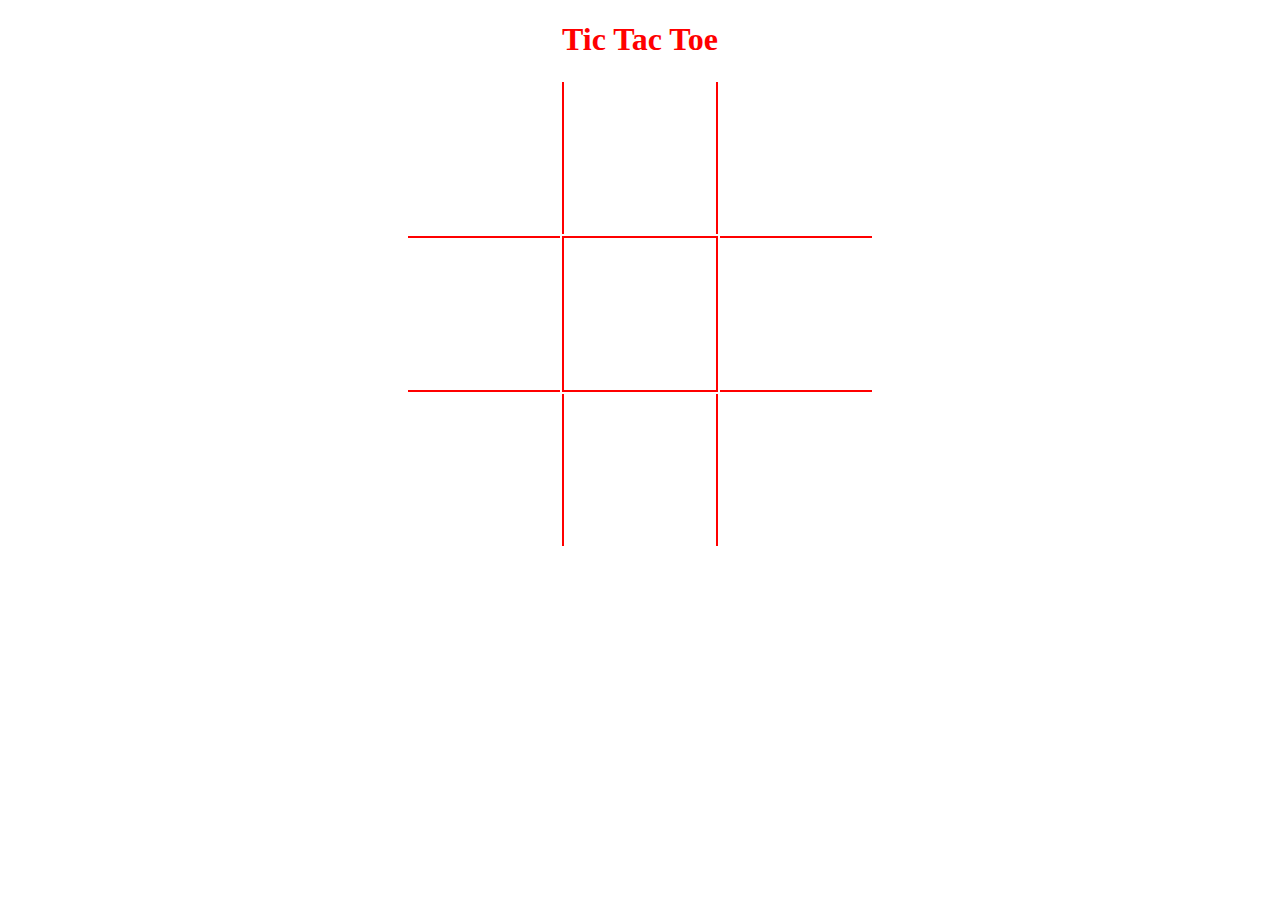
<file: Assignment2/index.html>
<!DOCTYPE html>
<html>
<head>
	<link rel="stylesheet" type="text/css" href="css/style.css">
	<title>Assignment2</title>
</head>
<body>
	<h1 class="textstyle">Tic Tac Toe</h1>
	<table>
		<tr>
			<td></td>
			<td class="vertical"></td>
			<td></td>
		</tr>
		<tr>
			<td class="horizontal"></td>
			<td class="horizontal vertical"></td>
			<td class="horizontal"></td>
		</tr>
		<tr>
			<td></td>
			<td class="vertical"></td>
			<td></td>
		</tr>		
	</table>
</body>
</html>
</file>
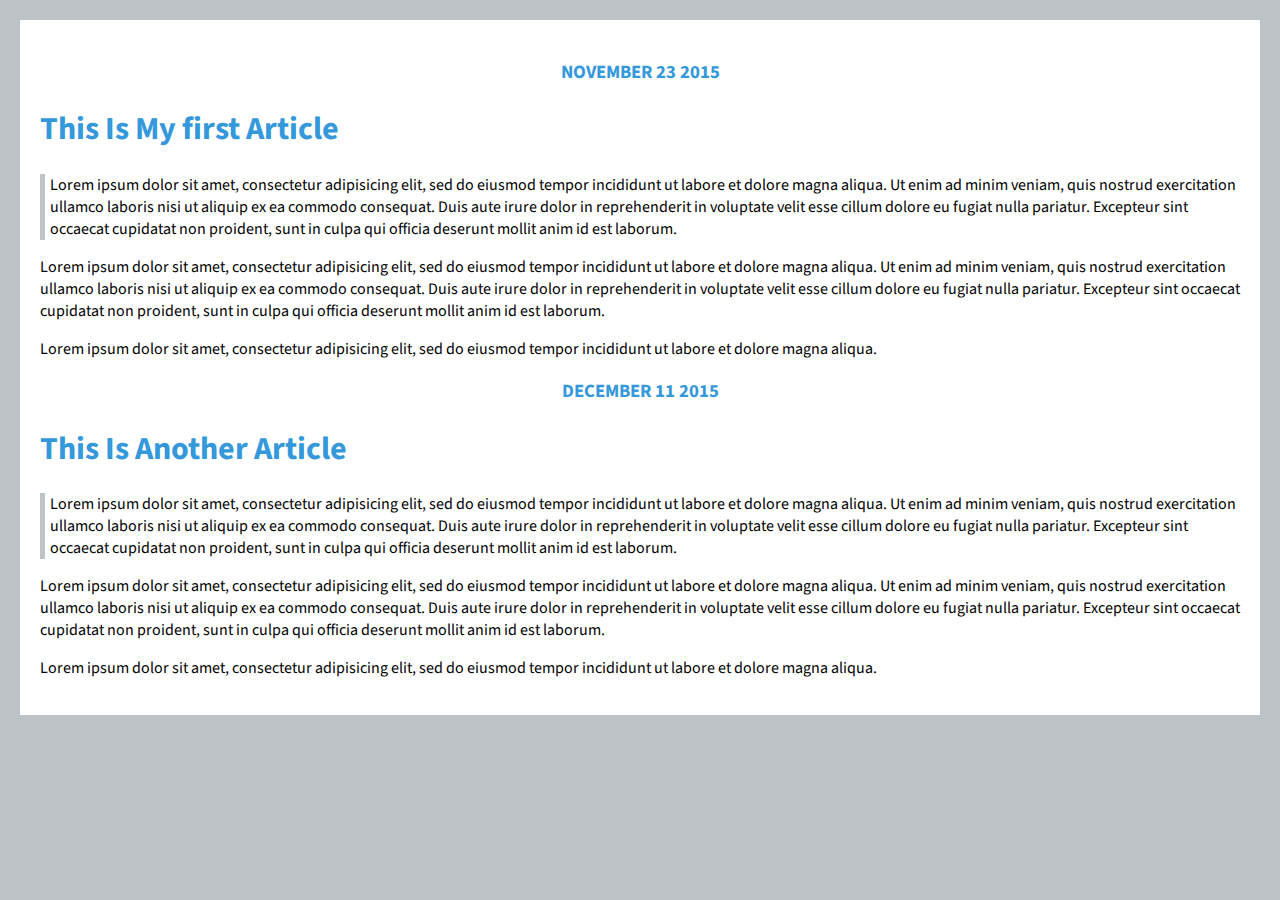
<file: Assignment3/index.html>
<!DOCTYPE html>
<html>
<head>
	<link href="https://fonts.googleapis.com/css2?family=Source+Sans+Pro:wght@200;300;700&display=swap" rel="stylesheet"> 
	<link rel="stylesheet" type="text/css" href="style.css">
	<title>Assignment3</title>
</head>
<body>
	
	<div class="div1">
		<div>
			<h3>NOVEMBER 23 2015</h3>
			<h1>This Is My first Article</h1>
			<div class="box">
				<p >Lorem ipsum dolor sit amet, consectetur adipisicing elit, sed do eiusmod
				tempor incididunt ut labore et dolore magna aliqua. Ut enim ad minim veniam,
				quis nostrud exercitation ullamco laboris nisi ut aliquip ex ea commodo
				consequat. Duis aute irure dolor in reprehenderit in voluptate velit esse
				cillum dolore eu fugiat nulla pariatur. Excepteur sint occaecat cupidatat non
				proident, sunt in culpa qui officia deserunt mollit anim id est laborum.</p>
			</div>
			<p>Lorem ipsum dolor sit amet, consectetur adipisicing elit, sed do eiusmod
			tempor incididunt ut labore et dolore magna aliqua. Ut enim ad minim veniam,
			quis nostrud exercitation ullamco laboris nisi ut aliquip ex ea commodo
			consequat. Duis aute irure dolor in reprehenderit in voluptate velit esse
			cillum dolore eu fugiat nulla pariatur. Excepteur sint occaecat cupidatat non
			proident, sunt in culpa qui officia deserunt mollit anim id est laborum.</p>
			<p>Lorem ipsum dolor sit amet, consectetur adipisicing elit, sed do eiusmod
			tempor incididunt ut labore et dolore magna aliqua.</p>
			
		</div>
		<div>
			<h3>DECEMBER 11 2015</h3>
			<h1>This Is Another Article</h1>
			<div class="box">
				<p >Lorem ipsum dolor sit amet, consectetur adipisicing elit, sed do eiusmod
				tempor incididunt ut labore et dolore magna aliqua. Ut enim ad minim veniam,
				quis nostrud exercitation ullamco laboris nisi ut aliquip ex ea commodo
				consequat. Duis aute irure dolor in reprehenderit in voluptate velit esse
				cillum dolore eu fugiat nulla pariatur. Excepteur sint occaecat cupidatat non
				proident, sunt in culpa qui officia deserunt mollit anim id est laborum.</p>
			</div>
			<p>Lorem ipsum dolor sit amet, consectetur adipisicing elit, sed do eiusmod
			tempor incididunt ut labore et dolore magna aliqua. Ut enim ad minim veniam,
			quis nostrud exercitation ullamco laboris nisi ut aliquip ex ea commodo
			consequat. Duis aute irure dolor in reprehenderit in voluptate velit esse
			cillum dolore eu fugiat nulla pariatur. Excepteur sint occaecat cupidatat non
			proident, sunt in culpa qui officia deserunt mollit anim id est laborum.</p>
			<p>Lorem ipsum dolor sit amet, consectetur adipisicing elit, sed do eiusmod
			tempor incididunt ut labore et dolore magna aliqua.</p>
			
		</div>



	</div>
</body>
</html>
</file>
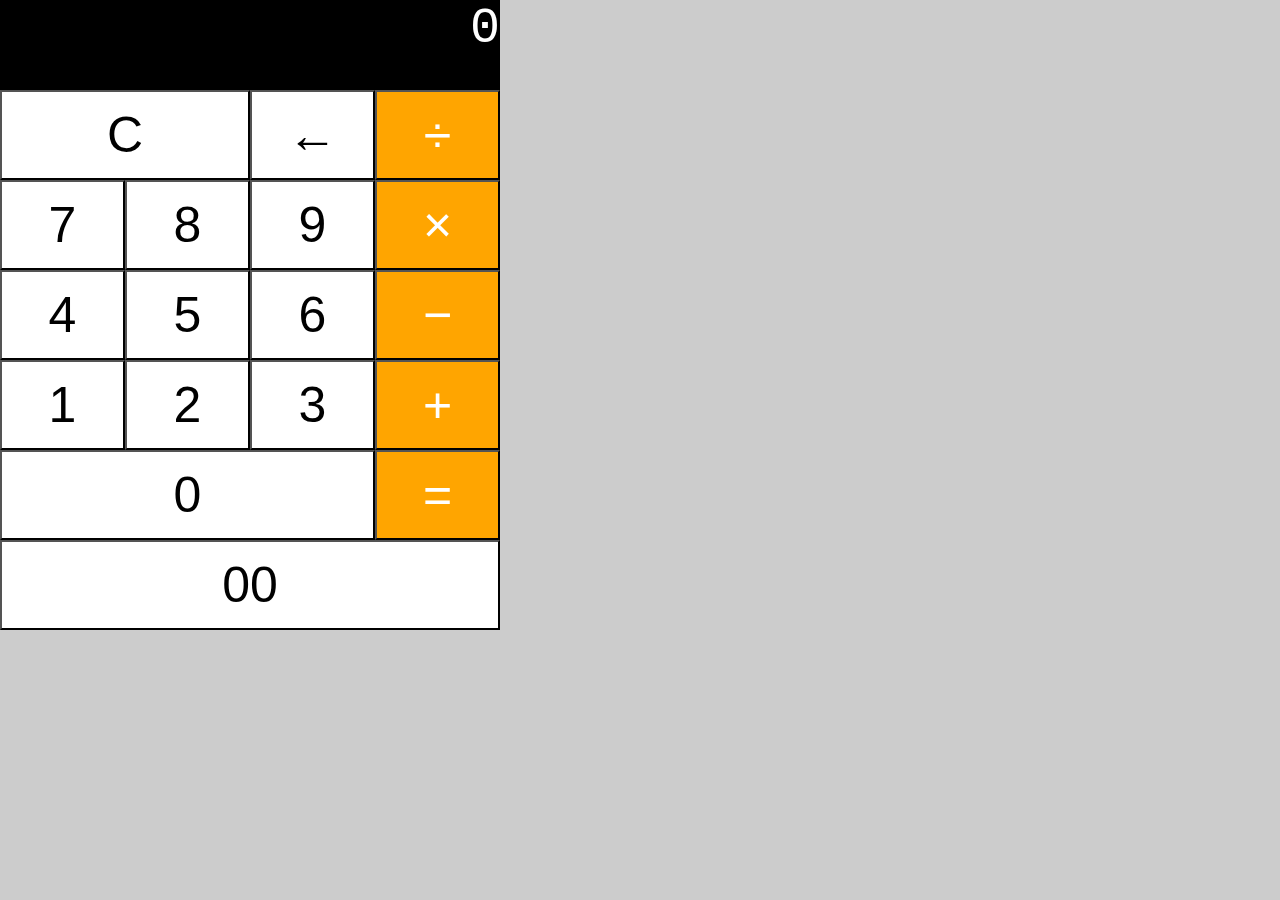
<file: Assignment5/index.html>
<!DOCTYPE html>
<html lang="en">
<head>
    <meta charset="UTF-8">
    <title>Calculator</title>
    <link rel="stylesheet" href="css/style.css">
</head>
<body>
    <div class="container">
        <section class="screen">
            0
        </section>
        <section class="buttons">
            <div class="row">
                <button class="btn clear">C</button>
                <button class="btn">&larr;</button>
                <button class="btn btn-func">&divide;</button>
                
            </div>
            <div class="row">
                <button class="btn">7</button>
                <button class="btn">8</button>
                <button class="btn">9</button>
                <button class="btn btn-func">&times;</button>
            </div>
            <div class="row">
                <button class="btn">4</button>
                <button class="btn">5</button>
                <button class="btn">6</button>
                <button class="btn btn-func">&minus;</button>
            </div>
            <div class="row">
                <button class="btn">1</button>
                <button class="btn">2</button>
                <button class="btn">3</button>
                <button class="btn btn-func">&plus;</button>
            </div>
            <div class="row">
                <button class="btn zero">0</button>
                <button class="btn btn-func">&equals;</button>
            </div>
            <div class="row">
                <button class="btn double-zero">00</button>
            </div>
        </section>
    </div>
</body>
</html>
</file>
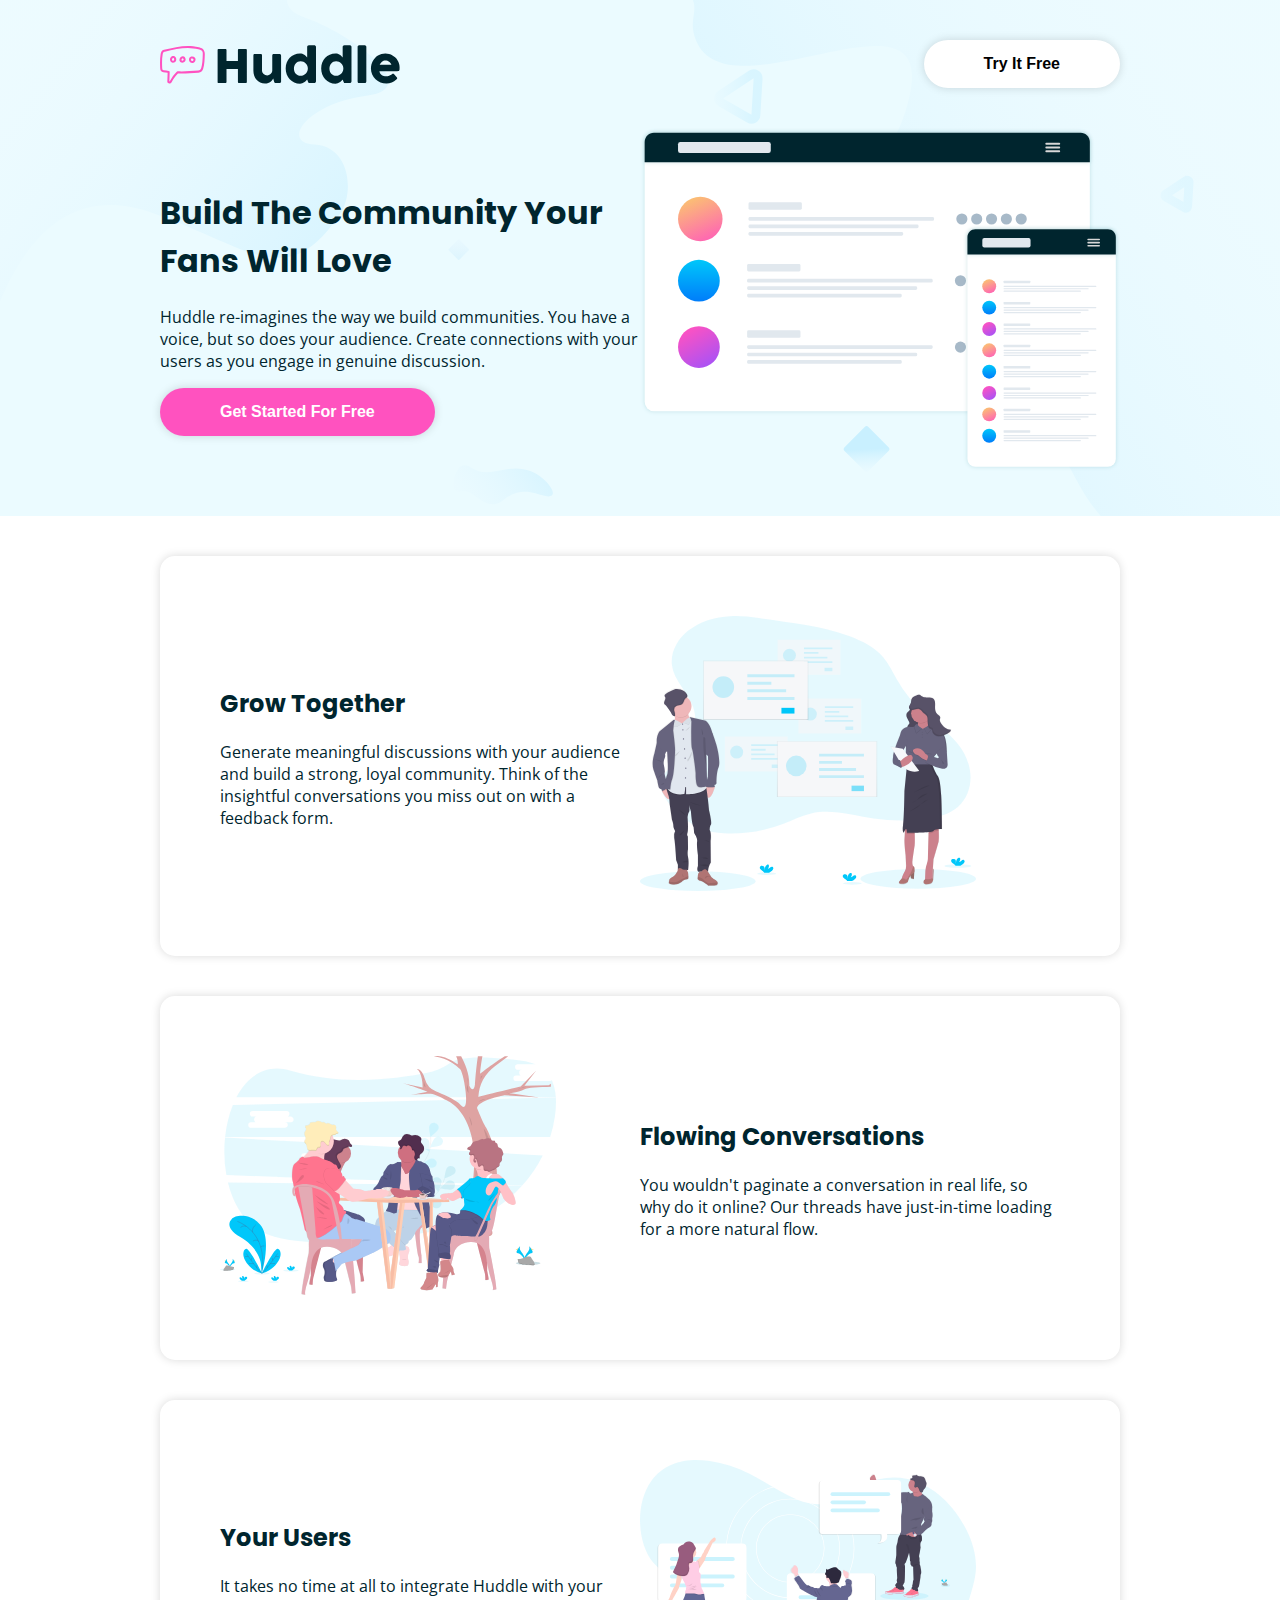
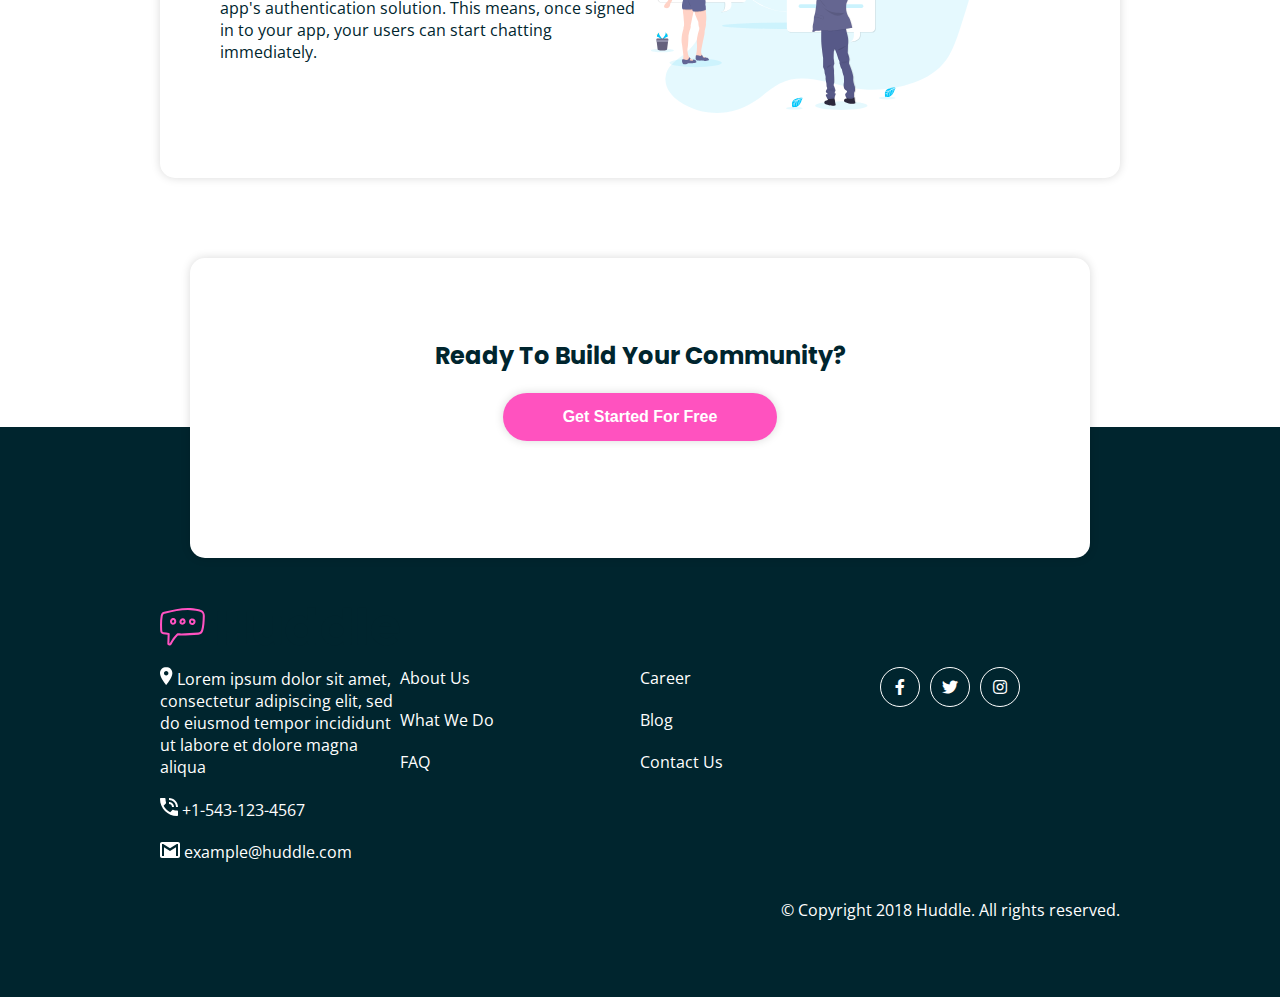
<file: Web-huddle-master/index.html>
<!DOCTYPE html>
<html lang="en">
<head>
  <meta charset="UTF-8">
  <meta name="viewport" content="width=device-width, initial-scale=1.0"> <!-- displays site properly based on user's device -->

  <link rel="icon" type="image/png" sizes="32x32" href="./images/favicon-32x32.png">
  <link rel="stylesheet" type="text/css" href="style.css">
  <link rel="stylesheet" href="https://cdnjs.cloudflare.com/ajax/libs/font-awesome/5.12.1/css/all.min.css" />
  <title>Huddle </title>

  <!-- Feel free to remove these styles or customise in your own stylesheet 👍 -->
  <style>
    .attribution { font-size: 11px; text-align: center; }
    .attribution a { color: hsl(228, 45%, 44%); }
  </style>
</head>
<body>
<header>
  <div class="container">	
  	<nav class="flex">
  		<img class="logo" src="images/logo.svg" >
  		<button class="btn btn-secondary">
  			Try It Free
  		</button>
  	</nav>

        <div class="flex">
        	<div>
            <h1>
          		Build The Community Your Fans Will Love
          	</h1>

          	<p>Huddle re-imagines the way we build communities. You have a voice, but so does your audience. 
          		Create connections with your users as you engage in genuine discussion.
          	</p> 
           
          	<button class="btn btn-primary">
          		Get Started For Free
          	</button>
          </div>
          <div>
            <img src="images/illustration-mockups.svg">
          </div>
        </div>
  </div>
</header>
<main>

  <div class="container"> 
  
    <div class="box flex">
      <div>
        <h2>Grow Together</h2>
        <p>
          Generate meaningful discussions with your audience and build a strong, loyal community. 
          Think of the insightful conversations you miss out on with a feedback form. 
        </p>
      </div>
      <div>
        <img src="images/illustration-grow-together.svg">
      </div> 
    </div>

    <div class="box flex">
      <div>
        <img src="images/illustration-flowing-conversation.svg">
      </div> 
      <div>
        <h2>Flowing Conversations</h2>
        <p>  
          You wouldn't paginate a conversation in real life, so why do it online? Our threads 
          have just-in-time loading for a more natural flow.
        </p>
      </div>
    </div>

    <div class="box flex"> 
      <div>
        <h2>Your Users</h2>
        <p>  
          It takes no time at all to integrate Huddle with your app's authentication solution. 
          This means, once signed in to your app, your users can start chatting immediately.
        </p>
      </div>
      <div>
         <img src="images/illustration-your-users.svg">
      </div>   
    </div>

  </div>
</main>

<div class="container center">
  <div class="box small-box">
    <h2>Ready To Build Your Community?</h2>
    <button class="btn btn-secondary btn-primary">Get Started For Free</button>
  </div>
</div>

<footer>
  <div class="container">
    <img src="images/logo.svg">
    <div class="flex align-start">
      <div>
        <ul>
          <li>
               <img src="images/icon-location.svg" alt="email">
              Lorem ipsum dolor sit amet, consectetur adipiscing elit, sed do eiusmod tempor 
              incididunt ut labore et dolore magna aliqua
          </li>
          <li>
              <img src="images/icon-phone.svg" alt="phone">
              +1-543-123-4567        
          </li>
          <li>
              <img src="images/icon-email.svg" alt="email">
              example@huddle.com        
          </li>
        </ul>
      </div>
      <div>
        <ul>
          <li>
              About Us          
          </li>
          <li>
             What We Do        
          </li>
          <li>
             FAQ        
          </li>
        </ul>
      </div>
      <div>
        <ul>
          <li>
              Career  
          </li>
          <li>
              Blog
          </li>
          <li>
              Contact Us
          </li>
        </ul>
      </div>
      <div>
        <ul class="flex">
          <li>
            <a class="circle" href="#">
              <i class="fab fa-facebook-f"></i>
            </a>
          </li>
          <li>
            <a class="circle" href="#">
              <i class="fab fa-twitter"></i>
            </a>
          </li>
          <li>
            <a class="circle" href="#">
              <i class="fab fa-instagram"></i>
            </a>
          </li>
        </ul>
      </div> 
    </div>
   <p> 
     &copy; Copyright 2018 Huddle. All rights reserved.  
   </p>
  </div>
</footer>

</body>
</html>
</file>
<file: Assignment2/css/style.css>
.textstyle{
	text-align: center;
	color: red;
}

td{
	width: 150px;
	height: 150px;
}

table{
	margin:5px auto;
}

.vertical {
  border-left: 2px solid red;
  border-right: 2px solid red;
}

.horizontal {
  border-top: 2px solid red;
  border-bottom: 2px solid red;
}
</file>
<file: Assignment3/style.css>
body{
	background-color: #bdc3c7;
	margin: 20px;
	font-family: 'Source Sans Pro', sans-serif;
}

.div1{
	background-color: white;
	padding: 20px;
}
.box{
	padding-left:  5px;
	border-left: 5px solid;
	border-color: #bdc3c7;
}

h3{
	text-align: center;
	color: #3498db;
}
h1{
	color: #3498db;	
}
</file>
<file: Assignment5/css/style.css>
:root {
    --black: #000000;
    --white: #ffffff;
    --light-grey: #d8d9db;
    --buttons-on-hover: #ebebeb;
    --button-active-state: #bbbcbe;
    --function-buttons: #df974c;
    --function-buttons-on-hover: #dfb07e;
    --function-button-active-state: #dd8d37;
}

html {
    box-sizing: border-box;
    font-size: 62.5%;
}

*, 
*:before, 
*:after {
    box-sizing: inherit;
}

body {
  padding: 0;
  margin: 0;
  background-color: #ccc;
  font-family: "Courier New", Courier, monospace;
}

.screen{
  color: white;
  text-align: right;
  font-size: 50px;
  height: 90px;
}

.row{
  display: flex;
  justify-content: space-between;
}
.btn{
  background-color: white;
  border-color: black;
  color: black;
  height: 90px;
  flex-basis: 25%;
  font-size: 50px;
}
.btn-func{
   background-color: orange;
   color: white;
}

.zero{
  flex-basis: 75%;
}
.clear{
  flex-basis: 50%;
}
.double-zero{
  flex-basis: 100%;
}
.container{
  color: white;
  background-color: black;
  width: 500px;
}
</file>
<file: Web-huddle-master/style.css>
@import url('https://fonts.googleapis.com/css2?family=Poppins:wght@600&display=swap');
 @import url('https://fonts.googleapis.com/css2?family=Open+Sans&display=swap');
 @import url('https://fonts.googleapis.com/css2?family=Open+Sans:wght@400;700&display=swap');

*{
	box-sizing: border-box;
}
 body{
 	color: hsl(192, 100%, 9%);
 	margin: 0px;
 	font-family: 'Open Sans', sans-serif;
 }

 h1,h2{
 	font-family: 'Poppins',sans-serif;
 }
img{
	max-width: 100%;
}

.container{
 	padding: 0 20px;
 	margin: 0 auto; 
 	max-width: 100%;
 	width: 1000px;
}
.center{
	text-align: center;
}

.flex{
	display: flex;
	align-items: center;
}
.align-start{
	align-items: flex-start;
}

header{
	background-image: url('images/bg-hero-desktop.svg');
	background-size: cover;
	background-position: center center;
	background-color: hsl(193, 100%, 96%);
	padding: 40px 0px;
}

nav{
	align-items: center;
	justify-content: space-between;
	margin-bottom: 40px;
}

.flex > div{
	flex:1;
}

.btn{
	font-weight: 700;
	border-radius: 50px;
	background-color: #fff;
	box-shadow: 0 0 10px rgba(0,0,0,0.15);
	font-size: 16px;
	cursor: pointer;
	padding: 15px 60px;
	border:	none;
}

.btn-primary{
	color: #fff;
	background-color: hsl(322, 100%, 66%);
}
.box{
	background-color: #fff;
	border-radius: 15px;
	box-shadow: 0 0 10px rgba(0,0,0,0.15);
	margin: 40px 0px ;
	padding: 60px;
}

.box  img{
	width: 80%;

}

.small-box{
	display: inline-block;
	margin-bottom: -50%;
	position: relative;
	width: 900px;	
	height: 300px;
}
footer{
	background-color: hsl(192, 100%, 9%);
	color: #fff;
	padding: 180px 0px 60px;
}

footer p{
	text-align: right;
}

footer ul{
	padding: 0;
	list-style-type: none;
}

footer ul li{
	margin-bottom: 20px;
}

footer .circle{
	height: 40px;
	width: 40px;
	border: 1px solid #fff;
	border-radius: 50%;
	margin-right: 10px;
	display: inline-flex;
	justify-content: center;
	text-decoration: none;
	color:#fff;
	align-items: center;
}
</file>
